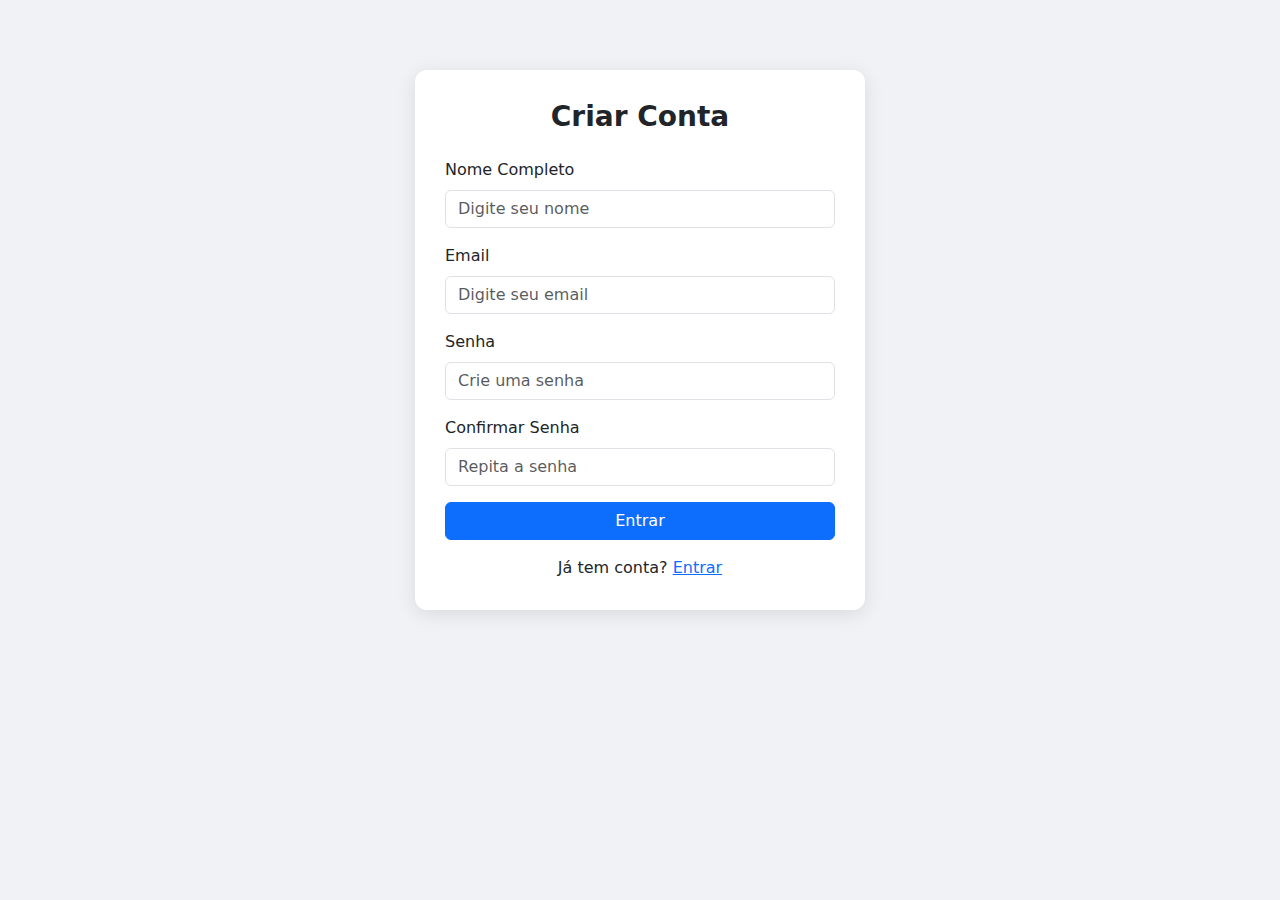
<file: criarconta.html>
<!DOCTYPE html>
<html lang="pt-br">
<head>
    <meta charset="UTF-8" />
    <meta name="viewport" content="width=device-width, initial-scale=1.0" />
    <title>Criar Conta</title>

    <link href="https://cdn.jsdelivr.net/npm/bootstrap@5.3.2/dist/css/bootstrap.min.css" rel="stylesheet">

    <style>
        body {
            background: #f0f2f5;
        }
        .register-container {
            max-width: 450px;
            margin: 70px auto;
            background: #fff;
            padding: 30px;
            border-radius: 12px;
            box-shadow: 0 4px 20px rgba(0,0,0,0.1);
        }
        .register-title {
            font-weight: 600;
        }
    </style>
</head>
<body>

    <div class="register-container">
        <h3 class="text-center register-title mb-4">Criar Conta</h3>

        <form action="PHP/inserirdados.php" method="post">
            <div class="mb-3">
                <label class="form-label">Nome Completo</label>
                <input type="text" name="nome" class="form-control" placeholder="Digite seu nome" required>
            </div>

            <div class="mb-3">
                <label class="form-label">Email</label>
                <input type="email" name="email" class="form-control" placeholder="Digite seu email" required>
            </div>

            <div class="mb-3">
                <label class="form-label">Senha</label>
                <input type="password" name="passwor" class="form-control" placeholder="Crie uma senha" required>
            </div>

            <div class="mb-3">
                <label class="form-label">Confirmar Senha</label>
                <input type="password" name="repass" class="form-control" placeholder="Repita a senha" required>
            </div>

            <button type="submit" class="btn btn-primary w-100">Entrar</button>
        </form>

        <p class="text-center mt-3 mb-0">Já tem conta? <a href="login.html">Entrar</a></p>
    </div>

    <script src="https://cdn.jsdelivr.net/npm/bootstrap@5.3.2/dist/js/bootstrap.bundle.min.js"></script>
</body>
</html>
</file>
